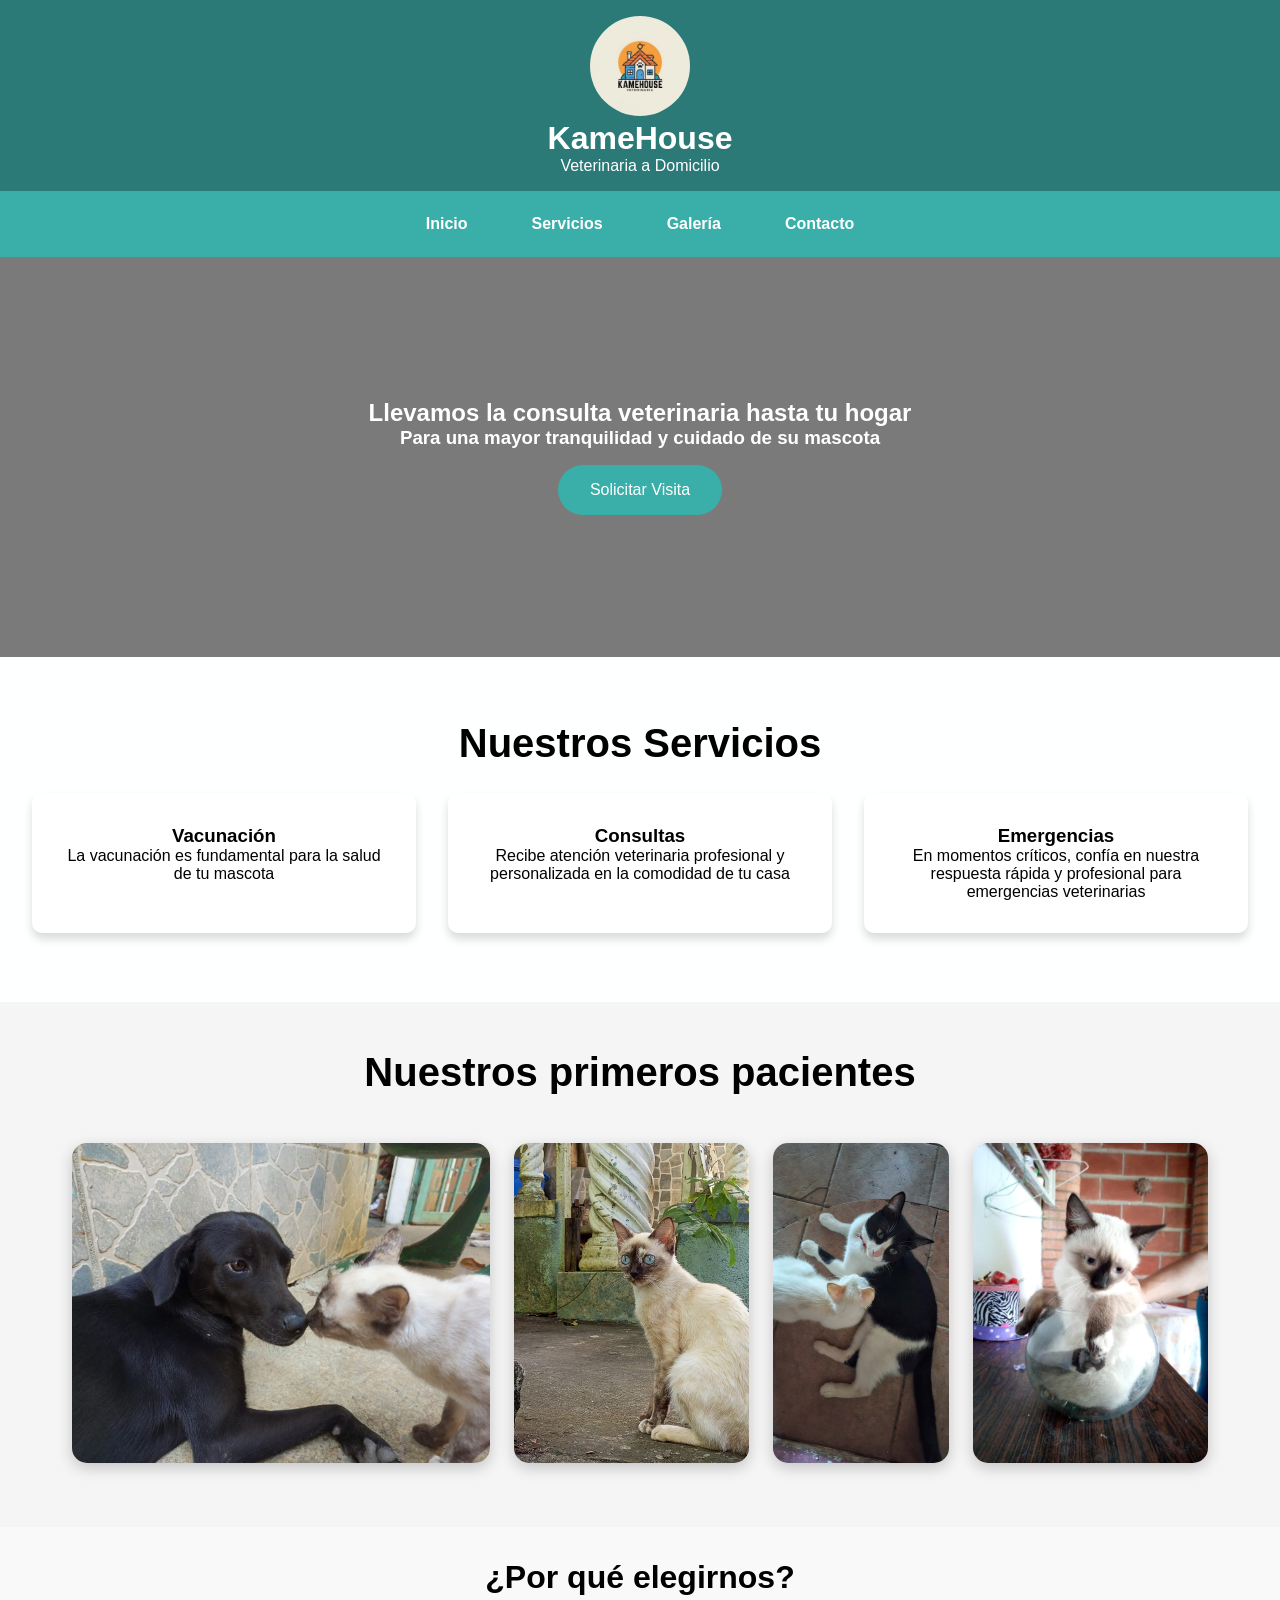
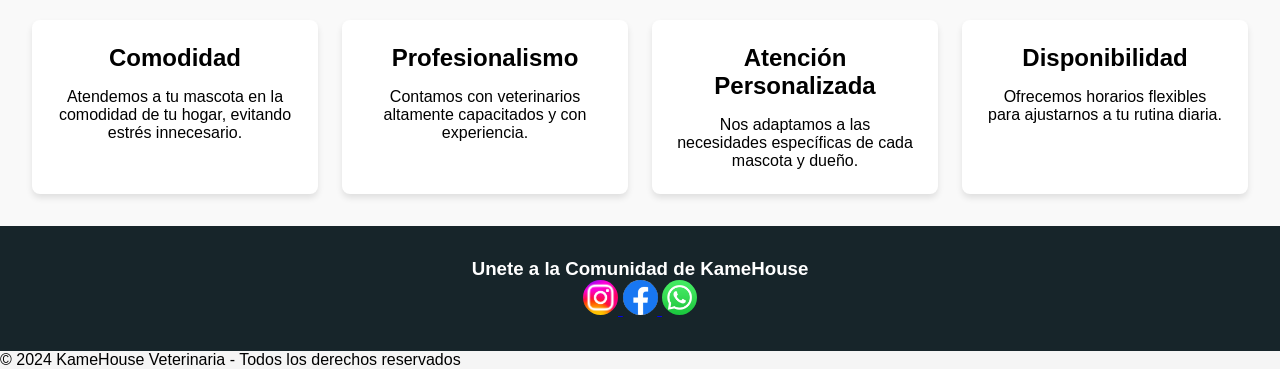
<file: index.html>
<!DOCTYPE html>
<html>
<head>
    <title>KameHouse - Veterinaria a Domicilio</title>
    <link rel="stylesheet" href="style.css">
</head>
<body>
    <header>
        <ul>
            <img src="logos/logokamehouse.jpg" alt="Logo KameHouse">
        </ul>
        <h1>KameHouse</h1>
        <p>Veterinaria a Domicilio</p>
    </header>

    <nav>
        <a href="#inicio">Inicio</a>
        <a href="#servicios">Servicios</a>
        <a href="#galeria">Galería</a>
        <a href="https://api.whatsapp.com/send/?phone=%2B584127926222&text&type=phone_number&app_absent=0">Contacto</a>
    </nav>

    <section class="hero" id="inicio">
        <h2>Llevamos la consulta veterinaria hasta tu hogar</h2>
        <h3>Para una mayor tranquilidad y cuidado de su mascota</h3>
        <a href="/formularios/form.html" class="btn" id="solicitarVisitaBtn">Solicitar Visita</a>
    </section>

    <section class="services" id="servicios">
        <h2>Nuestros Servicios</h2>
        <div class="service-grid">
            <div class="service-card">
                <h3>Vacunación</h3>
                <p>La vacunación es fundamental para la salud de tu mascota</p>
            </div>
            <div class="service-card">
                <h3>Consultas</h3>
                <p>Recibe atención veterinaria profesional y personalizada en la comodidad de tu casa</p>
            </div>
            <div class="service-card">
                <h3>Emergencias</h3>
                <p>En momentos críticos, confía en nuestra respuesta rápida y profesional para emergencias veterinarias</p>
            </div>
        </div>
    </section>

    <section class="gallery-container" id="galeria">
        <h2>Nuestros primeros pacientes</h2>
        <div class="gallery-grid">
            <div class="gallery-item">
                <img src="pacientes/pacientenumero1y2.jpg" alt="Chequeo general para paciente 1 y 2" class="gallery-image">
            </div>
            <div class="gallery-item">
                <img src="pacientes/pacientenumero3.jpg" alt="Intervención quirúrgica" class="gallery-image">
            </div>
                <div class="gallery-item">
                    <img src="pacientes/pacientenumero4y5.jpg" alt="vacunacion y vitaminas para paciente 4 y 5" class="gallery-image">
                </div>
                <div class="gallery-item">
                    <img src="pacientes/pacientenumero6.jpg" alt="vacunación" class="gallery-image">
                </div>
            </div>
        </div>
    </section>

    <section class="advantages">
        <h2>¿Por qué elegirnos?</h2>
        <div class="advantages-grid">
            <div class="advantage-card">
                <h3>Comodidad</h3>
                <p>Atendemos a tu mascota en la comodidad de tu hogar, evitando estrés innecesario.</p>
            </div>
            <div class="advantage-card">
                <h3>Profesionalismo</h3>
                <p>Contamos con veterinarios altamente capacitados y con experiencia.</p>
            </div>
            <div class="advantage-card">
                <h3>Atención Personalizada</h3>
                <p>Nos adaptamos a las necesidades específicas de cada mascota y dueño.</p>
            </div>
            <div class="advantage-card">
                <h3>Disponibilidad</h3>
                <p>Ofrecemos horarios flexibles para ajustarnos a tu rutina diaria.</p>
            </div>
        </div>
    </section>

    <footer style="background: var(--text); color: white; padding: 2rem; text-align: center; margin-top: auto;">
        <h3>Unete a la Comunidad de KameHouse</h3>
        <a href="https://www.instagram.com/whois.yebe/">
            <u>
                <img src="logos/logoinstagram.avif" alt="Instagram">
            </u>
                <a href="https://www.facebook.com/share/1KeJ1Cfu3M/">
            <u>
                <img src="logos/logofacebook.png" alt="Facebook">
            </u>
                <a href="https://chat.whatsapp.com/LoJ4oclthLTJgXwlFK8kav">
            <u>
                <img src="logos/logowhatsapp.png" alt="Grupo de whatsapp">
            </u>
        </a>
    </footer>

<script src="/ts/validacion.ts"></script>
        <p>© 2024 KameHouse Veterinaria - Todos los derechos reservados</p>
    </footer>
</body>
</html>
</file>
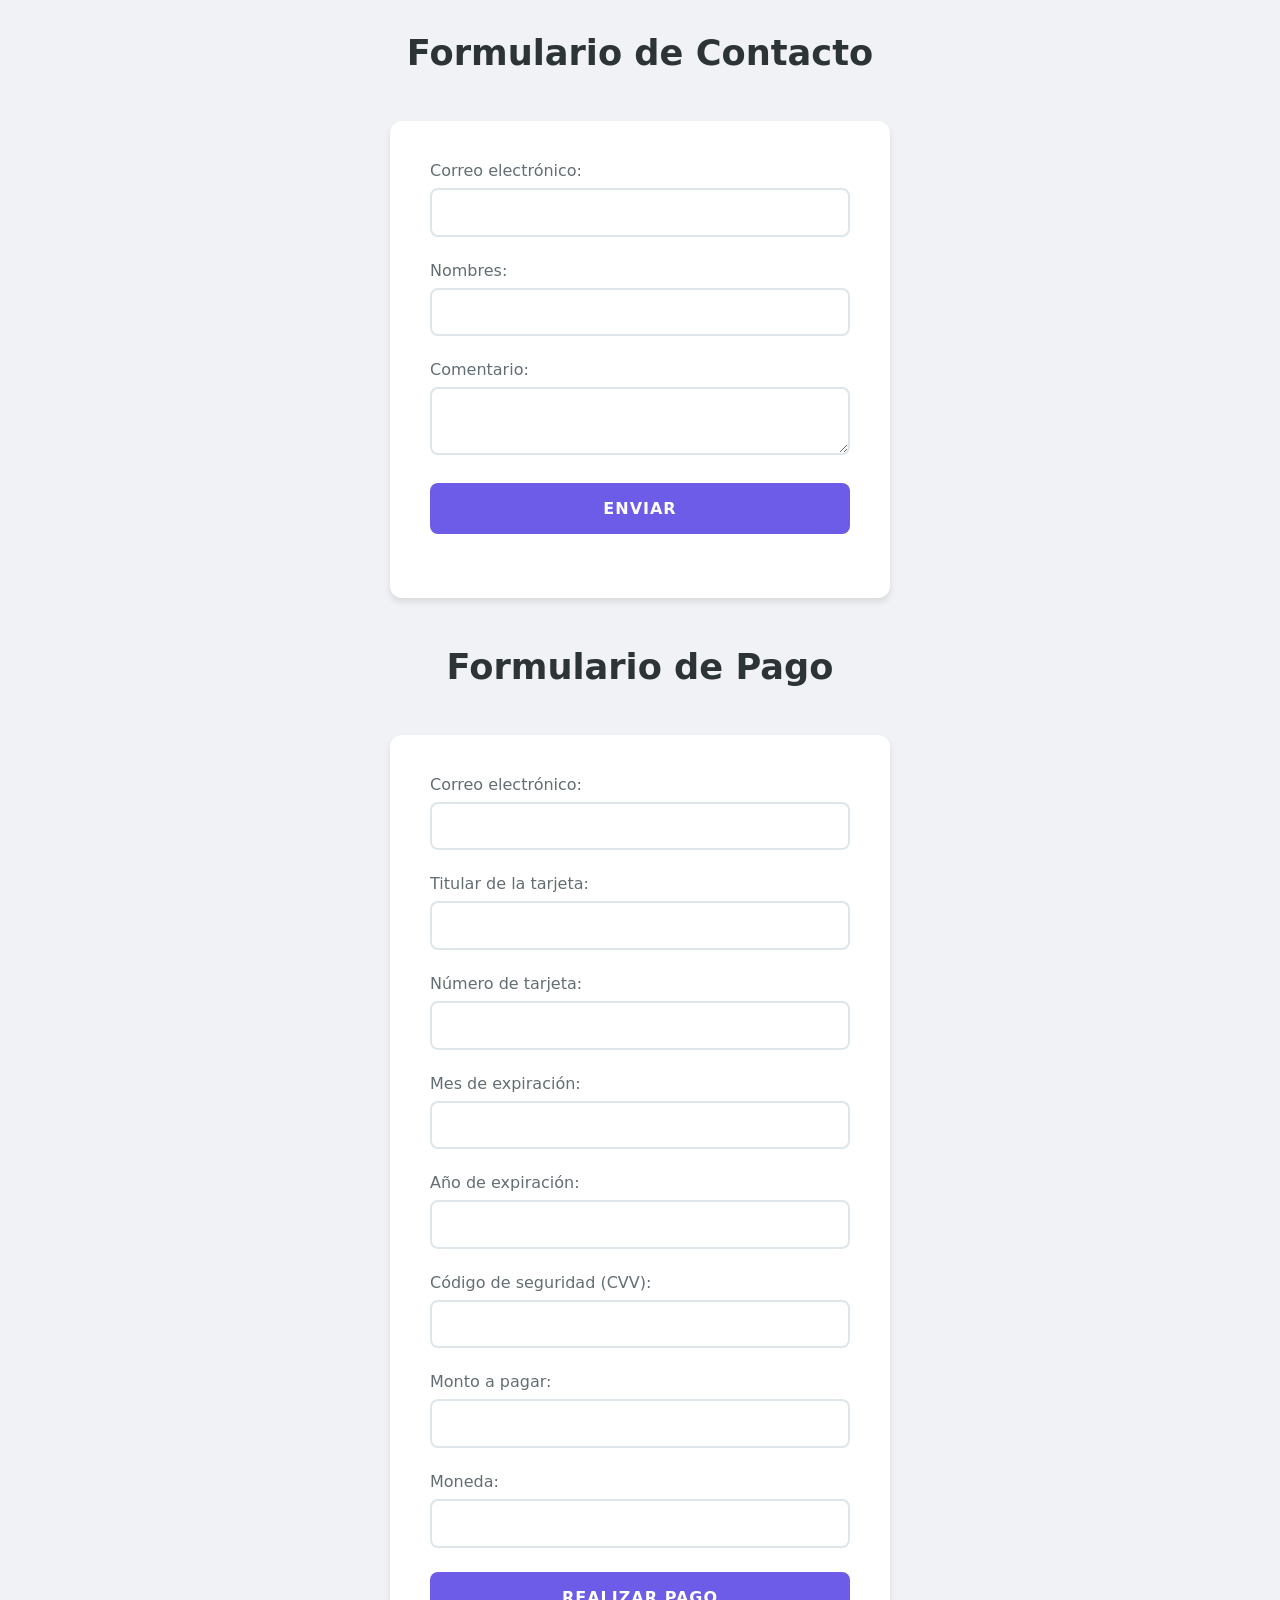
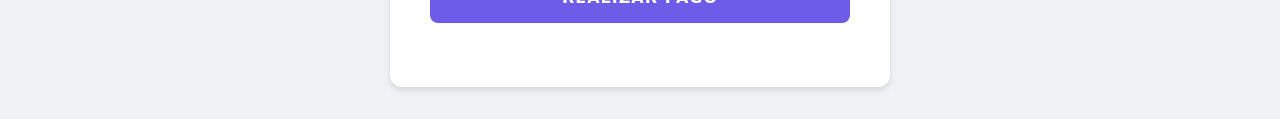
<file: formularios/form.html>
<!DOCTYPE html>
<html lang="es">
<head>
    <meta charset="UTF-8">
    <title>Formulario de Pago</title>
    <link rel="stylesheet" href="style.css">
</head>
<body>
    <h2>Formulario de Contacto</h2>
    <form action="/contact/add" method="POST">
        <label for="email">Correo electrónico:</label>
        <input type="email" name="email" required><br>
        <label for="name">Nombres:</label>
        <input type="text" name="name" required><br>
        <label for="comment">Comentario:</label>
        <textarea name="comment" required></textarea><br>
        <input type="submit" value="Enviar">
    </form>

    <h2>Formulario de Pago</h2>
    <form action="/payment/add" method="POST">
        <label for="email">Correo electrónico:</label>
        <input type="email" name="email" required><br>
        <label for="card_holder_name">Titular de la tarjeta:</label>
        <input type="text" name="card_holder_name" required><br>
        <label for="card_number">Número de tarjeta:</label>
        <input type="text" name="card_number" required><br>
        <label for="expiration_month">Mes de expiración:</label>
        <input type="text" name="expiration_month" required><br>
        <label for="expiration_year">Año de expiración:</label>
        <input type="text" name="expiration_year" required><br>
        <label for="cvv">Código de seguridad (CVV):</label>
        <input type="text" name="cvv" required><br>
        <label for="amount">Monto a pagar:</label>
        <input type="number" name="amount" required><br>
        <label for="currency">Moneda:</label>
        <input type="text" name="currency" required><br>
        <input type="submit" value="Realizar Pago">
    </form>
</body>
</html>
</file>
<file: style.css>
:root {
    --primary: #2B7A78;
    --secondary: #3AAFA9;
    --accent: #DEF2F1;
    --text: #17252A;
    --light-bg: #FEFFFF;
}

* {
    margin: 0;
    padding: 0;
    box-sizing: border-box;
    font-family: 'Arial', sans-serif;
}

body {
    background-color: #f5f5f5;
    min-height: 100vh;
    display: flex;
    flex-direction: column;
}

header {
    background-color: var(--primary);
    color: white;
    padding: 1rem;
    text-align: center;
}

ul img{
    width: 100;
    height: 100px ;
    border-radius: 50%;
    text-align: center;
}

u img{
    width: 35px;
    height: 35px;
    border-radius: 50%;
    text-align: center;
}

nav {
    background-color: var(--secondary);
    padding: 1rem;
    display: flex;
    justify-content: center;
    gap: 2rem;
    flex-wrap: wrap;
}

nav a {
    color: white;
    text-decoration: none;
    font-weight: bold;
    padding: 0.5rem 1rem;
    border-radius: 5px;
    transition: background-color 0.3s;
}

nav a:hover {
    background-color: var(--primary);
}

.hero {
height: 400px;
background: linear-gradient(rgba(0,0,0,0.5), rgba(0,0,0,0.5)), 
    url('https://images.unsplash.com/photo-1583337130417-3346a1be7dee') center/cover;
display: flex;
align-items: center;
justify-content: center;
flex-direction: column;
color: white;
text-align: center;
padding: 2rem;
}

.btn {
    background-color: var(--secondary);
    color: white;
    padding: 1rem 2rem;
    border-radius: 25px;
    text-decoration: none;
    margin-top: 1rem;
    display: inline-block;
    transition: transform 0.3s;
}

.btn:hover {
    transform: translateY(-3px);
}

.services {
    padding: 4rem 2rem;
    background-color: var(--light-bg);
}

.services h2 {
    font-size: 2.5rem;
    margin-bottom: 2rem;
    text-align: center;
}

.service-grid {
    display: grid;
    grid-template-columns: repeat(auto-fit, minmax(250px, 1fr));
    gap: 2rem;
    margin-top: 2rem;
}

.service-card {
    background: white;
    padding: 2rem;
    border-radius: 10px;
    box-shadow: 0 3px 10px rgba(0,0,0,0.1);
    text-align: center;
    transform: translateY(-5px);
    box-shadow: 0 6px 10px rgba(0, 0, 0, 0.15);
    transition: transform 0.3s ease, box-shadow 0.3s ease;
}

.service-card:hover {
    transform: translateY(-10px);
    box-shadow: 0 8px 15px rgba(0, 0, 0, 0.2);
}

.gallery-container {
    max-width: 1200px;
    margin: 2rem auto;
    padding: 1rem;
}

.gallery-container h2 {
    font-size: 2.5rem;
    margin-bottom: 2rem;
    text-align: center;
}

.gallery-grid {
    display: flex;
    grid-template-columns: repeat(auto-fit, minmax(280px, 1fr));
    gap: 1.5rem;
    padding: 1rem;
    text-align: right;
}

.gallery-item {
    position: relative;
    border-radius: 15px;
    overflow: hidden;
    box-shadow: 0 5px 15px rgba(0,0,0,0.2);
    transition: transform 0.3s ease, box-shadow 0.3s ease;
    cursor: pointer;
}

.gallery-item:hover {
    transform: translateY(-10px);
    box-shadow: 0 8px 15px rgba(0, 0, 0, 0.2);
}

.gallery-image {
    width: 100%;
    height: 320px;
    object-fit: cover;
    display: block;
}

.advantages {
    padding: 2rem;
    background-color: #f9f9f9;
    text-align: center;
}

.advantages h2 {
    font-size: 2rem;
    margin-bottom: 1.5rem;
    color: #000000;
}

.advantages-grid {
    display: grid;
    grid-template-columns: repeat(auto-fit, minmax(250px, 1fr));
    gap: 1.5rem;
}

.advantage-card {
    background: #fff;
    border-radius: 8px;
    padding: 1.5rem;
    box-shadow: 0 4px 6px rgba(0, 0, 0, 0.1);
    transition: transform 0.3s ease, box-shadow 0.3s ease;
}

.advantage-card:hover {
    transform: translateY(-5px);
    box-shadow: 0 6px 10px rgba(0, 0, 0, 0.15);
}

.advantage-card h3 {
    font-size: 1.5rem;
    margin-bottom: 1rem;
    color: #000000;
}

.advantage-card p {
    font-size: 1rem;
    color: #000000;
}

@media (max-width: 768px) {
    .gallery-image {
        height: 250px;
    }
    
    nav {
        gap: 1rem;
    }
}
</file>
<file: formularios/style.css>
* {
    margin: 0;
    padding: 0;
    box-sizing: border-box;
    font-family: 'Segoe UI', system-ui, sans-serif;
}

body {
    background: #f0f2f5;
    min-height: 100vh;
    display: flex;
    justify-content: center;
    align-items: center;
    flex-direction: column;
    gap: 3rem;
    padding: 2rem 1rem;
}

form {
    background: white;
    padding: 2.5rem;
    border-radius: 12px;
    box-shadow: 0 4px 6px rgba(0, 0, 0, 0.1);
    width: 100%;
    max-width: 500px;
}

h2 {
    color: #2d3436;
    text-align: center;
    font-size: 2.2em;
}

label {
    display: block;
    margin-bottom: 0.5rem;
    color: #636e72;
    font-weight: 500;
}

input, textarea {
    width: 100%;
    padding: 0.8rem;
    margin-bottom: 1.5rem;
    border: 2px solid #dfe6e9;
    border-radius: 8px;
    font-size: 1em;
    transition: all 0.3s ease;
}

input:focus, textarea:focus {
    outline: none;
    border-color: #6c5ce7;
    box-shadow: 0 0 0 3px rgba(108, 92, 231, 0.2);
}

input[type="submit"] {
    background: #6c5ce7;
    color: white;
    font-weight: bold;
    text-transform: uppercase;
    letter-spacing: 1px;
    border: none;
    padding: 1rem 2rem;
    cursor: pointer;
    transition: 0.3s ease;
}

input[type="submit"]:hover {
    background: #5b4bc4;
}

@media (max-width: 480px) {
    form {
        padding: 1.5rem;
    }
    
    h1 {
        font-size: 1.8em;
    }
    
    input, textarea {
        padding: 0.7rem;
    }
}
</file>
